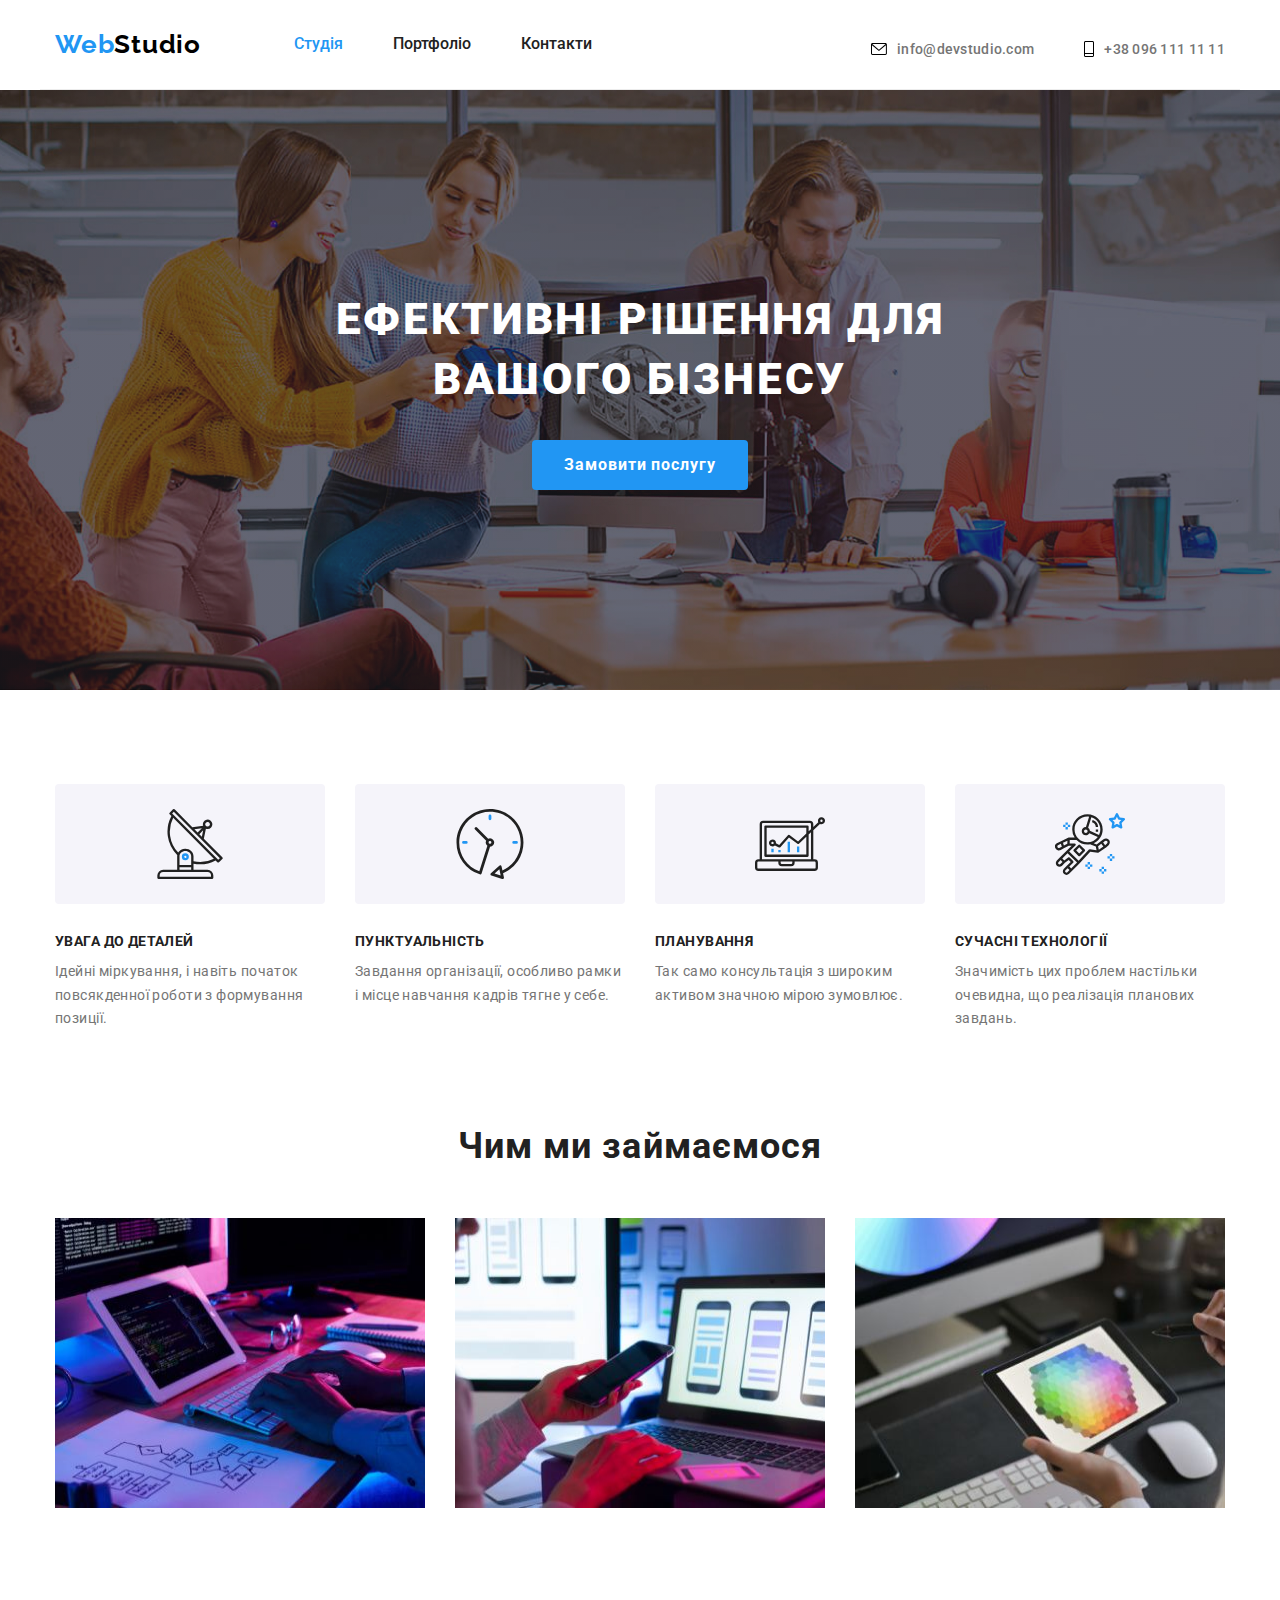
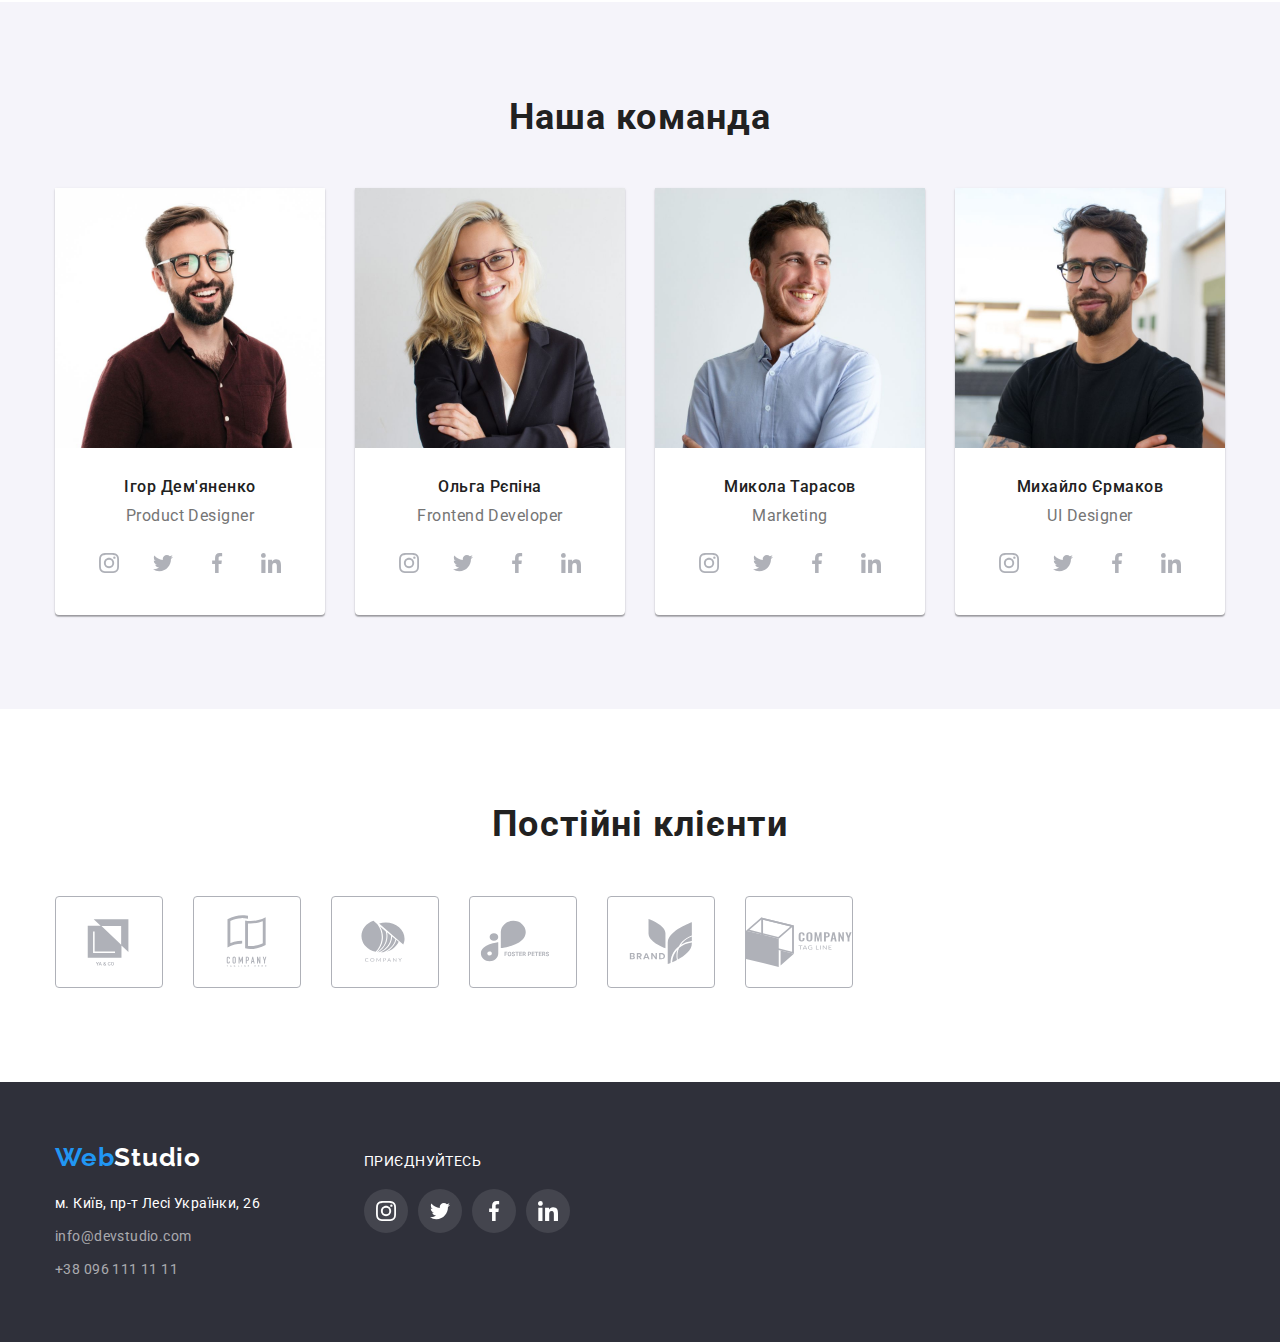
<file: index.html>
<!DOCTYPE html>
<html lang="uk">
  <head>
    <meta charset="UTF-8" />
    <meta http-equiv="X-UA-Compatible" content="IE=edge" />
    <meta name="viewport" content="width=device-width, initial-scale=1.0" />
    <meta
      name="description"
      content="Ефективні рішення для вашого бізнесу. 
    Розробка сайтів під ключ. Підтримка проєкту на всіх етапах розробки."
    />
    <title>Web Studio</title>
    <!--Fonts-->
    <link rel="preconnect" href="https://fonts.googleapis.com" />
    <link rel="preconnect" href="https://fonts.gstatic.com" crossorigin />
    <link
      href="https://fonts.googleapis.com/css2?family=Raleway:wght@700&family=Roboto:wght@400;500;700;900&display=swap"
      rel="stylesheet"
    />
    <!--Normalize-->
    <link
      rel="stylesheet"
      href="https://cdnjs.cloudflare.com/ajax/libs/modern-normalize/1.1.0/modern-normalize.css"
      integrity="sha512-Y0MM+V6ymRKN2zStTqzQ227DWhhp4Mzdo6gnlRnuaNCbc+YN/ZH0sBCLTM4M0oSy9c9VKiCvd4Jk44aCLrNS5Q=="
      crossorigin="anonymous"
      referrerpolicy="no-referrer"
    />
    <!--custom styles-->
    <link rel="stylesheet" href="./css/styles.css" />
  </head>
  <!--navigation-->
  <body class="page">
    <header class="header">
      <div class="container header-container">
        <nav class="main-nav">
          <a class="logo-link" href="./index.html"
            >Web<span class="logo-header">Studio</span></a>
          <ul class="list nav-list">
            <li class="list-item">
              <a class="link current link-header" href="./index.html">Студія</a>
            </li>
            <li class="list-item">
              <a class="link link-header" href="./portfolio.html">Портфоліо</a>
            </li>
            <li class="list-item">
              <a class="link link-header" href="">Контакти</a>
            </li>
          </ul>
        </nav>
        <ul class="list nav-list-contact">
          <li class="list-item-contact">
            <a class="link link-contact" href="mailto:info@devstudio.com">
              <svg class="icon-contact" width="16" height="12">
              <use href="./images/icons.svg#mail"></use>
            </svg>
              info@devstudio.com</a>
          </li>
          <li class="list-item-contact">
            <a class="link link-contact" href="tel:+380961111111">
              <svg class="icon-contact" width="10" height="16">
                <use href="./images/icons.svg#phone"></use>
              </svg>+38 096 111 11 11</a>
          </li>
        </ul>
      </div>
    </header>
    <main>

      <!--HERO-->
      <section class="hero">
        <h1 class="hero-title">
          Ефективні рішення для <br />
          вашого бізнесу
        </h1>
        <button class="btn-hero" type="button">Замовити послугу</button>
      </section>
      
<!--features-->
      <section class="section">
        <div class="container">
          <h2 class="visually-hidden">Особливості</h2>
          <ul class="list features">
            <li class="features-list-item">
              <div class="box-icon"><svg class="icon-features" width="70" height="70">
                <use href="./images/icons.svg#antenna1"></use>
              </svg>
            </div>
              <h3 class="subtitle">увага до деталей</h3>
              <p class="subtitle-text">
                Ідейні міркування, і навіть початок повсякденної роботи з
                формування позиції.
              </p>
            </li>
            <li class="features-list-item">
              <div class="box-icon"> <svg class="icon-features" width="70" height="70">
                <use href="./images/icons.svg#clock2"></use>
              </svg></div>
              <h3 class="subtitle">пунктуальність</h3>
              <p class="subtitle-text">
                Завдання організації, особливо рамки і місце навчання кадрів
                тягне у себе.
              </p>
            </li>
            <li class="features-list-item">
              <div class="box-icon"> 
              <svg class="icon-features" width="70" height="70">
                <use href="./images/icons.svg#diagram3"></use>
              </svg></div>
              <h3 class="subtitle">планування</h3>
              <p class="subtitle-text">
                Так само консультація з широким активом значною мірою зумовлює.
              </p>
            </li>
            <li class="features-list-item">
              <div class="box-icon"> 
              <svg class="icon-features" width="70" height="70">
                <use href="./images/icons.svg#astronaut4"></use>
              </svg></div>
              <h3 class="subtitle">сучасні технології</h3>
              <p class="subtitle-text">
                Значимість цих проблем настільки очевидна, що реалізація
                планових завдань.
              </p>
            </li>
          </ul>
        </div>
      </section>

      <section class="section section-services">
        <div class="container">
          <h2 class="title">Чим ми займаємося</h2>
          <ul class="list list-services">
            <li class="list-item">
              <img
                src="./images/what-we-do/img1.jpg"
                alt="крупним планом зображено програміста, який працює за робочим столом в офісі"
                width="370"
                height="290"
              />
            </li>
            <li class="list-item">
              <img
                src="./images/what-we-do/img2.jpg"
                alt="дизайнер працює над інтерфейсом додатка для мобільних телефонів"
                width="370"
                height="290"
              />
            </li>
            <li class="list-item">
              <img
                src="./images/what-we-do/img3.jpg"
                alt="креативний художник веб-дизайну з робочим графічним планшетом для вибору кольорів"
                width="370"
                height="290"
              />
            </li>
          </ul>
        </div>
      </section>

      <!--TEAM-->
      <section class="section team">
        <div class="container">
          <h2 class="title">Наша команда</h2>
          <ul class="list list-team">
            <li class="list-item-team">
              <img
                src="./images/our-team/ihor1.jpg"
                alt="teammate"
                width="270"
                height="260"
              />
              <div class="team-name">
                <h3 class="title-card">Ігор Дем'яненко</h3>
                <p class="text-card">Product Designer</p>
                <ul class="list list-socials-icon">
                  <li>
                <a class="link socials-link" href="https://www.instagram.com/" target="_blank"
                 rel="noopener noreferrer" aria-label="instagram">
                 <svg class="socials-icon" width="20" height="20">
                  <use href="./images/icons.svg#instagram"></use>
                </svg>
              </a></li>
                <li>
                  <a class="link socials-link" href="https://www.twitter.com/" target="_blank"
                 rel="noopener noreferrer" aria-label="twitter">
                <svg class="socials-icon" width="20" height="20">
                  <use href="./images/icons.svg#twitter"></use>
                </svg>
                  </a></li>
               <li> 
                <a class="link socials-link" href="https://www.facebook.com/" target="_blank"
                 rel="noopener noreferrer" aria-label="facebook">
                 <svg class="socials-icon" width="20" height="20">
                  <use href="./images/icons.svg#facebook"></use>
                </svg></a></li>
                <li><a class="link socials-link" href="https://www.linkedin.com/" target="_blank"
                  rel="noopener noreferrer" aria-label="linkedin">
                  <svg class="socials-icon" width="20" height="20">
                  <use href="./images/icons.svg#linkedin"></use>
                </svg></a></li>
              </ul>
              </div>
            </li>
            <li class="list-item-team">
              <img
                src="./images/our-team/olha2.jpg"
                alt="teammate"
                width="270"
                height="260"
              />
              <div class="team-name">
                <h3 class="title-card">Ольга Рєпіна</h3>
                <p class="text-card">Frontend Developer</p>
                <ul class="list list-socials-icon">
                  <li>
                <a class="link socials-link" href="https://www.instagram.com/" target="_blank"
                 rel="noopener noreferrer" aria-label="instagram">
                 <svg class="socials-icon" width="20" height="20">
                  <use href="./images/icons.svg#instagram"></use>
                </svg>
              </a></li>
                <li>
                  <a class="link socials-link" href="https://www.twitter.com/" target="_blank"
                 rel="noopener noreferrer" aria-label="twitter">
                <svg class="socials-icon" width="20" height="20">
                  <use href="./images/icons.svg#twitter"></use>
                </svg>
                  </a></li>
               <li> 
                <a class="link socials-link" href="https://www.facebook.com/" target="_blank"
                 rel="noopener noreferrer" aria-label="facebook">
                 <svg class="socials-icon" width="20" height="20">
                  <use href="./images/icons.svg#facebook"></use>
                </svg></a></li>
                <li><a class="link socials-link" href="https://www.linkedin.com/" target="_blank"
                  rel="noopener noreferrer" aria-label="linkedin">
                  <svg class="socials-icon" width="20" height="20">
                  <use href="./images/icons.svg#linkedin"></use>
                </svg></a></li>
              </ul>
              </div>
            </li>
            <li class="list-item-team">
              <img
                src="./images/our-team/mykola3.jpg"
                alt="teammate"
                width="270"
                height="260"
              />
              <div class="team-name">
                <h3 class="title-card">Микола Тарасов</h3>
                <p class="text-card">Marketing</p>
                <ul class="list list-socials-icon">
                  <li>
                <a class="link socials-link" href="https://www.instagram.com/" target="_blank"
                 rel="noopener noreferrer" aria-label="instagram">
                 <svg class="socials-icon" width="20" height="20">
                  <use href="./images/icons.svg#instagram"></use>
                </svg>
              </a></li>
                <li>
                  <a class="link socials-link" href="https://www.twitter.com/" target="_blank"
                 rel="noopener noreferrer" aria-label="twitter">
                <svg class="socials-icon" width="20" height="20">
                  <use href="./images/icons.svg#twitter"></use>
                </svg>
                  </a></li>
               <li> 
                <a class="link socials-link" href="https://www.facebook.com/" target="_blank"
                 rel="noopener noreferrer" aria-label="facebook">
                 <svg class="socials-icon" width="20" height="20">
                  <use href="./images/icons.svg#facebook"></use>
                </svg></a></li>
                <li><a class="link socials-link" href="https://www.linkedin.com/" target="_blank"
                  rel="noopener noreferrer" aria-label="linkedin">
                  <svg class="socials-icon" width="20" height="20">
                  <use href="./images/icons.svg#linkedin"></use>
                </svg></a></li>
              </ul>
              </div>
            </li>
            <li class="list-item-team">
              <img
                src="./images/our-team/mykhailo4.jpg"
                alt="teammate"
                width="270"
                height="260"
              />
              <div class="team-name">
                <h3 class="title-card">Михайло Єрмаков</h3>
                <p class="text-card">UI Designer</p>
                <ul class="list list-socials-icon">
                  <li>
                <a class="link socials-link" href="https://www.instagram.com/" target="_blank"
                 rel="noopener noreferrer" aria-label="instagram">
                 <svg class="socials-icon" width="20" height="20">
                  <use href="./images/icons.svg#instagram"></use>
                </svg>
              </a></li>
                <li>
                  <a class="link socials-link" href="https://www.twitter.com/" target="_blank"
                 rel="noopener noreferrer" aria-label="twitter">
                <svg class="socials-icon" width="20" height="20">
                  <use href="./images/icons.svg#twitter"></use>
                </svg>
                  </a></li>
               <li> 
                <a class="link socials-link" href="https://www.facebook.com/" target="_blank"
                 rel="noopener noreferrer" aria-label="facebook">
                 <svg class="socials-icon" width="20" height="20">
                  <use href="./images/icons.svg#facebook"></use>
                </svg></a></li>
                <li><a class="link socials-link" href="https://www.linkedin.com/" target="_blank"
                  rel="noopener noreferrer" aria-label="linkedin">
                  <svg class="socials-icon" width="20" height="20">
                  <use href="./images/icons.svg#linkedin"></use>
                </svg></a></li>
              </ul>
              </div>
            </li>
          </ul>
        </div>
      </section>

      <!-- CLIENTS -->
      <section class="section clients">
        <div class="container">
        <h2 class="title">Постійні клієнти</h2>
        <ul class="list list-clients">
          <li class="clients-item">
           <a class="link clients-link" href="" target="_blank"
                 rel="noopener noreferrer" aria-label="Компанія1">
                 <svg class="client-icon" width="106" height="60">
                  <use href="./images/icons.svg#logo"></use>
                </svg>
              </a>
          </li>
          <li class="clients-item">
            <a class="link clients-link" href="" target="_blank"
                 rel="noopener noreferrer" aria-label="Компанія2">
                 <svg class="client-icon" width="106" height="60">
                  <use href="./images/icons.svg#logo1"></use>
                </svg>
              </a>
          </li>
          <li class="clients-item">
            <a class="link clients-link" href="" target="_blank"
                 rel="noopener noreferrer" aria-label="Компанія3">
                 <svg class="client-icon" width="106" height="60">
                  <use href="./images/icons.svg#logo2"></use>
                </svg>
              </a>
          </li>
          <li class="clients-item">
            <a class="link clients-link" href="" target="_blank"
                 rel="noopener noreferrer" aria-label="Компанія4">
                 <svg class="client-icon" width="106" height="60">
                  <use href="./images/icons.svg#logo3"></use>
                </svg>
              </a>
          </li>
          <li class="clients-item">
            <a class="link clients-link" href="" target="_blank"
                 rel="noopener noreferrer" aria-label="Компанія5">
                 <svg class="client-icon" width="106" height="60">
                  <use href="./images/icons.svg#logo4"></use>
                </svg>
              </a>
          </li>
          <li class="clients-item">
            <a class="link clients-link" href="" target="_blank"
                 rel="noopener noreferrer" aria-label="Компанія6">
                 <svg class="client-icon" width="106" height="60">
                  <use href="./images/icons.svg#logo5"></use>
                </svg>
              </a>
          </li>
        </ul>
      </div>
      </section>
    </main>

    <!-- FOOTER -->
    <footer class="footer">
      <div class="container box-footer">
        <div class="box-footer-contact">
          <a class="logo-link" href="./index.html"
          >Web<span class="logo-footer">Studio</span></a
        >
        <address>
          <ul class="list list-address">
            <li class="list-item list-item-address">
              <a
                class="link fact-address"
                href="https://goo.gl/maps/CPtrU1FHBa2aNyZL9"
                target="blank"
                rel="noopener noreferrer"
              >
                м. Київ, пр-т Лесі Українки, 26</a
              >
            </li>
            <li class="list-item-contact">
              <a class="link contacts" href="mailto:info@devstudio.com"
                >info@devstudio.com</a
              >
            </li>
            <li class="list-item-contact">
              <a class="link contacts" href="tel:+380961111111"
                >+38 096 111 11 11</a
              >
            </li>
          </ul>
        </address>
      </div>
        <div class="box-footer-icon"><p class="subtitle subtitle-footer">
          приєднуйтесь</p>
        <ul class="list list-socials-icon">
          <li>
        <a class="link socials-link-footer" href="https://www.instagram.com/" target="_blank"
         rel="noopener noreferrer" aria-label="instagram">
         <svg class="socials-icon" width="20" height="20">
          <use href="./images/icons.svg#instagram"></use>
        </svg>
      </a></li>
        <li>
          <a class="link socials-link-footer" href="https://www.twitter.com/" target="_blank"
         rel="noopener noreferrer" aria-label="twitter">
        <svg class="socials-icon" width="20" height="20">
          <use href="./images/icons.svg#twitter"></use>
        </svg>
          </a></li>
       <li> 
        <a class="link socials-link-footer" target="_blank"
         rel="noopener noreferrer" aria-label="facebook">
         <svg class="socials-icon" width="20" height="20">
          <use href="./images/icons.svg#facebook"></use>
        </svg></a></li>
        <li><a class="link socials-link-footer" href="https://www.linkedin.com/" target="_blank"
          rel="noopener noreferrer" aria-label="linkedin">
          <svg class="socials-icon" width="20" height="20">
          <use href="./images/icons.svg#linkedin"></use>
        </svg></a></li>
      </div>
      </div>
    </footer>
  </body>
</html>
</file>
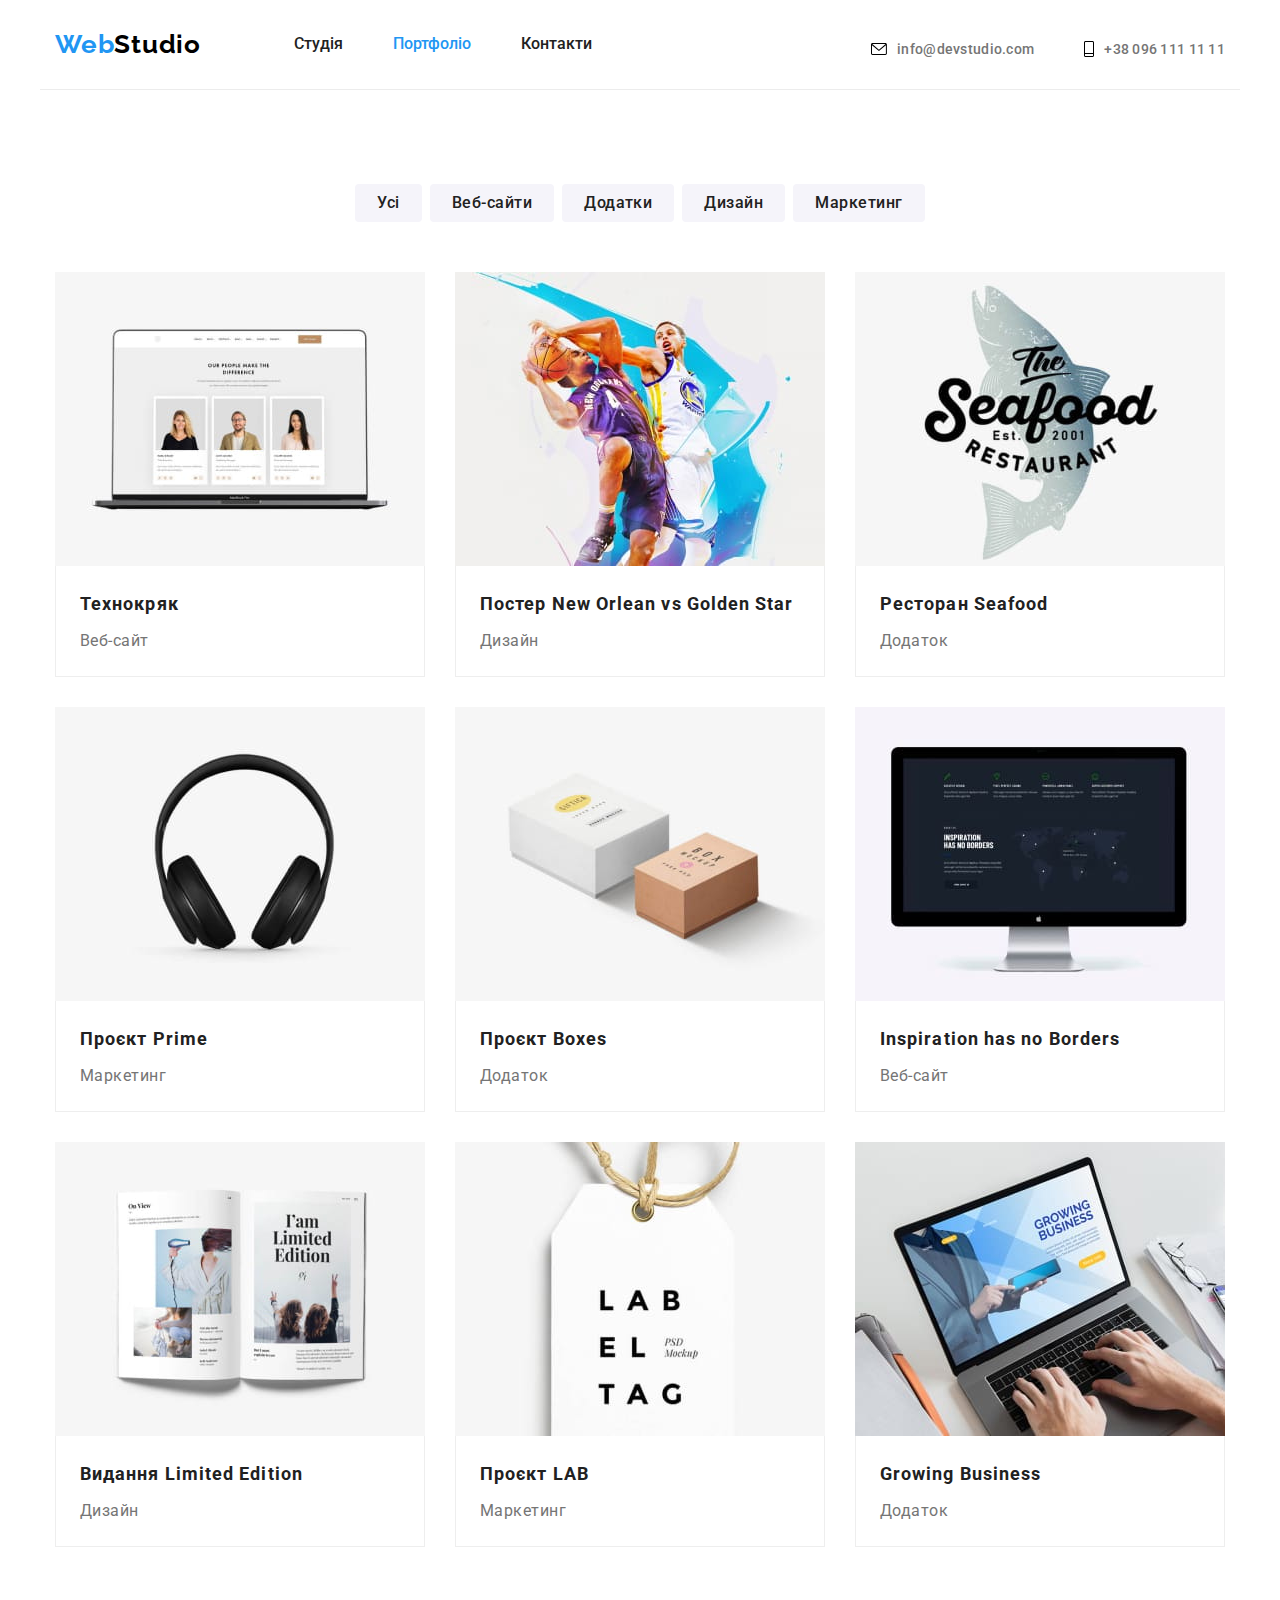
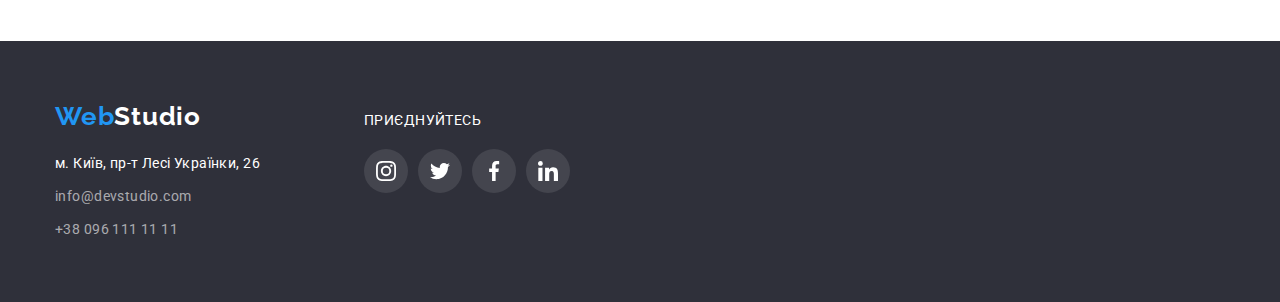
<file: portfolio.html>
<!DOCTYPE html>
<html lang="uk">
  <head>
    <meta charset="UTF-8" />
    <meta http-equiv="X-UA-Compatible" content="IE=edge" />
    <meta name="viewport" content="width=device-width, initial-scale=1.0" />
    <meta
      name="description"
      content="Ефективні рішення для вашого бізнесу. 
    Розробка сайтів під ключ. Підтримка проєкту на всіх етапах розробки."
    />
    <title>Web Studio</title>
    <!--Fonts-->
    <link rel="preconnect" href="https://fonts.googleapis.com" />
    <link rel="preconnect" href="https://fonts.gstatic.com" crossorigin />
    <link
      href="https://fonts.googleapis.com/css2?family=Raleway:wght@700&family=Roboto:wght@400;500;700;900&display=swap"
      rel="stylesheet"
    />
    <!--Normalize-->
    <link
      rel="stylesheet"
      href="https://cdnjs.cloudflare.com/ajax/libs/modern-normalize/1.1.0/modern-normalize.css"
      integrity="sha512-Y0MM+V6ymRKN2zStTqzQ227DWhhp4Mzdo6gnlRnuaNCbc+YN/ZH0sBCLTM4M0oSy9c9VKiCvd4Jk44aCLrNS5Q=="
      crossorigin="anonymous"
      referrerpolicy="no-referrer"
    />
    <!--custom styles-->
    <link rel="stylesheet" href="./css/styles.css" />
  </head>
  <!--navigation-->
  <body class="page">
    <header class="header">
      <div class="container header-container">
        <nav class="main-nav">
          <a class="logo-link" href="./index.html"
            >Web<span class="logo-header">Studio</span></a>
          <ul class="list nav-list">
            <li class="list-item">
              <a class="link link-header" href="./index.html">Студія</a>
            </li>
            <li class="list-item">
              <a class="link current link-header" href="./portfolio.html">Портфоліо</a>
            </li>
            <li class="list-item">
              <a class="link link-header" href="">Контакти</a>
            </li>
          </ul>
        </nav>
        <ul class="list nav-list-contact">
          <li class="list-item-contact">
            <a class="link link-contact" href="mailto:info@devstudio.com">
              <svg class="icon-contact" width="16" height="12">
              <use href="./images/icons.svg#mail"></use>
            </svg>
              info@devstudio.com</a>
          </li>
          <li class="list-item-contact">
            <a class="link link-contact" href="tel:+380961111111">
              <svg class="icon-contact" width="10" height="16">
                <use href="./images/icons.svg#phone"></use>
              </svg>+38 096 111 11 11</a>
          </li>
        </ul>
      </div>
    </header>
    <main>
      <!--майбутній фільтр-->
      <section class="section section-portfolio">
        <div class="container">
        <!--прихований заголовок-->
        <h1 class="visually-hidden">Наші роботи</h1>
        
          <ul class="list list-portfolio-btn">
          <li class="list-item-portfolio-btn">
            <button type="button" class="button portfolio-btn">Усі</button>
          </li>
          <li class="list-item-portfolio-btn">
            <button type="button" class="button portfolio-btn">Веб-сайти</button>
          </li>
          <li class="list-item-portfolio-btn">
            <button type="button" class="button portfolio-btn">Додатки</button>
          </li>
          <li class="list-item-portfolio-btn">
            <button type="button" class="button portfolio-btn">Дизайн</button>
          </li>
          <li class="list-item-portfolio-btn">
            <button type="button" class="button portfolio-btn">Маркетинг</button>
          </li>
        </ul>
      
          <ul class="list card-set">
          <li class="list-item-set">
            <a href="" class="link list-link">
              <img
                src="./images/portfolio/img1.jpg"
                alt="на ноутбуці відкрито сайт 
                з зображенням працівників"
                width="370"
                height="294"
              />
              <div class="for-border">
                <h2 class="title-works">Технокряк</h2>
              <p class="text-works">Веб-сайт</p></div>
            </a>
          </li>
          <li class="list-item-set">
            <a href="" class="link list-link">
              <img
                src="./images/portfolio/img2.jpg"
                alt="двоє баскетболістів"
                width="370"
                height="294"
              />
              <div class="for-border">
              <h2 class="title-works">Постер New Orlean vs Golden Star</h2>
              <p class="text-works">Дизайн</p></div>
            </a>
          </li>
          <li class="list-item-set">
            <a href="" class="link list-link">
              <img
                src="./images/portfolio/img3.jpg"
                alt="логотип ресторана 
                    назва на фоні риби"
                width="370"
                height="294"
              />
              <div class="for-border">
              <h2 class="title-works">Ресторан Seafood</h2>
              <p class="text-works">Додаток</p></div>
            </a>
          </li>
          <li class="list-item-set">
            <a href="" class="link list-link">
              <img
                src="./images/portfolio/img4.jpg"
                alt="чорні навушники"
                width="370"
                height="294"
              />
              <div class="for-border">
              <h2 class="title-works">Проєкт Prime</h2>
              <p class="text-works">Маркетинг</p></div>
            </a>
          </li>
          <li class="list-item-set">
            <a href="" class="link list-link">
              <img
                src="./images/portfolio/img5.jpg"
                alt="дві коробки"
                width="370"
                height="294"
              />
              <div class="for-border">
              <h2 class="title-works">Проєкт Boxes</h2>
              <p class="text-works">Додаток</p></div>
            </a>
          </li>
          <li class="list-item-set">
            <a href="" class="link list-link">
              <img
                src="./images/portfolio/img6.jpg"
                alt="монітор"
                width="370"
                height="294"
              />
              <div class="for-border">
              <h2 class="title-works">Inspiration has no Borders</h2>
              <p class="text-works">Веб-сайт</p></div>
            </a>
          </li>
          <li class="list-item-set">
            <a href="" class="link list-link">
              <img
                src="./images/portfolio/img7.jpg"
                alt="розгорнутий журнал"
                width="370"
                height="294"
              />
              <div class="for-border">
              <h2 class="title-works">Видання Limited Edition</h2>
              <p class="text-works">Дизайн</p></div>
            </a>
          </li>
          <li class="list-item-set">
            <a href="" class="link list-link">
              <img
                src="./images/portfolio/img8.jpg"
                alt="біла бірка з написом"
                width="370"
                height="294"
              />
              <div class="for-border">
              <h2 class="title-works">Проєкт LAB</h2>
              <p class="text-works">Маркетинг</p></div>
            </a>
          </li>
          <li class="list-item-set">
            <a href="" class="link list-link">
              <img
                src="./images/portfolio/img9.jpg"
                alt="руки людини на чорній клавіатурі
                     сірого ноутбука"
                width="370"
                height="294"
              />
              <div class="for-border">
              <h2 class="title-works">Growing Business</h2>
              <p class="text-works">Додаток</p></div>
            </a>
          </li>
        </ul>
      </div>
      </section>
    </main>
    <footer class="footer">
      <div class="container box-footer">
        <div class="box-footer-contact">
          <a class="logo-link" href="./index.html"
          >Web<span class="logo-footer">Studio</span></a
        >
        <address>
          <ul class="list list-address">
            <li class="list-item list-item-address">
              <a
                class="link fact-address"
                href="https://goo.gl/maps/CPtrU1FHBa2aNyZL9"
                target="blank"
                rel="noopener noreferrer"
              >
                м. Київ, пр-т Лесі Українки, 26</a
              >
            </li>
            <li class="list-item-contact">
              <a class="link contacts" href="mailto:info@devstudio.com"
                >info@devstudio.com</a
              >
            </li>
            <li class="list-item-contact">
              <a class="link contacts" href="tel:+380961111111"
                >+38 096 111 11 11</a
              >
            </li>
          </ul>
        </address>
      </div>
        <div class="box-footer-icon"><p class="subtitle subtitle-footer">приєднуйтесь</p>
        <ul class="list list-socials-icon">
          <li>
        <a class="link socials-link-footer" href="https://www.instagram.com/" target="_blank"
         rel="noopener noreferrer" aria-label="instagram">
         <svg class="socials-icon" width="20" height="20">
          <use href="./images/icons.svg#instagram"></use>
        </svg>
      </a></li>
        <li>
          <a class="link socials-link-footer" href="https://www.twitter.com/" target="_blank"
         rel="noopener noreferrer" aria-label="twitter">
        <svg class="socials-icon" width="20" height="20">
          <use href="./images/icons.svg#twitter"></use>
        </svg>
          </a></li>
       <li> 
        <a class="link socials-link-footer" target="_blank"
         rel="noopener noreferrer" aria-label="facebook">
         <svg class="socials-icon" width="20" height="20">
          <use href="./images/icons.svg#facebook"></use>
        </svg></a></li>
        <li><a class="link socials-link-footer" href="https://www.linkedin.com/" target="_blank"
          rel="noopener noreferrer" aria-label="linkedin">
          <svg class="socials-icon" width="20" height="20">
          <use href="./images/icons.svg#linkedin"></use>
        </svg></a></li>
      </div>
      </div>
    </footer>
  </body>
</html>
</file>
<file: css/styles.css>
:root {
  /*fonts*/
  --main-font: "Roboto", sans-serif;
  --second-font: "Raleway", sans-serif;

  /* Text colors */
  --main-text-cl: #212121;
  --second-text-cl: #2196f3;
  --third-text-cl: #757575;
  --fourth-text-cl: #ffffff;

  /* backgrounds*/
  --accent-bg-cl: #ffffff;
  --second-bg-cl: #2f303a;
  --third-bg-cl: #2196f3;
}

.page {
  font-family: var(--main-font);
  color: var(--main-text-cl);
  background-color: var(--accent-bg-cl);
}

/* reset*/
h1,
h2,
h3,
h4,
h5,
h6,
p,
ul {
  margin: 0;
  padding: 0;
}

.container {
  width: 1200px;
  margin: 0 auto;
  padding-left: 15px;
  padding-right: 15px;
}

img {
  display: block;
  max-width: 100%;
}
/* navigation */

.header-container {
  border-bottom: 1px solid #ececec;
  display: flex;
}

.main-nav {
  display: flex;
  align-items: center;

}
.logo-link {
  align-items: center;
  margin-right: 93px;
  text-decoration-line: none;
  font-family: var(--second-font);
  font-style: normal;
  font-weight: 700;
  font-size: 26px;
  line-height: 1.19;
  letter-spacing: 0.03em;
  color: #2196f3;
}

.logo-header {
  color: #000000;
}

.nav-list {
  display: flex;
  gap: 50px;
  align-items: center;
}
.link-header {
  padding-top: 32px;
  padding-bottom: 32px;
  display: inline-block;
}
.nav-list-contact {
  display: inline-flex;
  gap: 50px;
  align-items: center;
  margin-left: auto;
}

.list {
  list-style: none;
  font-weight: 500;
}
.link {
  text-decoration: none;
  color: currentColor;
  font-style: normal;
}
.link-contact{
  display: flex;
  align-items: center;
  gap: 10px;
  padding: 32px 0;
}



.link-contact:hover .icon-contact{
  fill: var(--second-text-cl);
}

.link-contact:focus .icon-contact{
  fill: var(--second-text-cl);
}

.link:hover,
.link:focus {
  color: var(--second-text-cl);
}

.list-item-contact {
  color: var(--third-text-cl);
  font-size: 14px;
  letter-spacing: 0.02em;
}

.current {
  color: var(--second-text-cl);
}

/* HERO */

.hero {
  max-width: 1600px;
  margin-left: auto;
  margin-right: auto;
  background-color: var(--second-bg-cl);
  background-image: 
  linear-gradient(to right, 
rgba(47, 48, 58, 0.4), rgba(47, 48, 58, 0.4)),
  url(../images/background-image/img-hero.jpg);
  background-repeat: no-repeat;
  padding-top: 200px;
  padding-bottom: 200px;
  background-position: center;
  background-size: cover;

}

.hero-title {
  color: var(--fourth-text-cl);
  font-family: var(--main-font);
  font-style: normal;
  font-weight: 900;
  font-size: 44px;
  line-height: 1.36;
  text-align: center;
  letter-spacing: 0.06em;
  text-transform: uppercase;
  margin-bottom: 30px;
}

.btn-hero {
  display: block;
  margin: 0 auto;
  font-size: 16px;
  line-height: 1.87;
  align-items: center;
  letter-spacing: 0.06em;
  cursor: pointer;
  color: var(--fourth-text-cl);
  background: var(--third-bg-cl);
  font-family: var(--main-font);
  font-weight: 700;
  padding: 10px 32px;
  border-radius: 4px;
  border: none;
}
/* Особливості */
/*прихований заголовок*/
.visually-hidden {
  position: absolute;
  white-space: nowrap;
  width: 1px;
  height: 1px;
  overflow: hidden;
  border: 0;
  padding: 0;
  clip: rect(0 0 0 0);
  clip-path: inset(50%);
  margin: -1px;
}

.features {
  display: flex;
  gap: 30px;
}
.container {
  justify-content: space-evenly;
}
.box-icon{
  display: flex;
  align-items: center;
  justify-content: center;
width: 270px;
height: 120px;
background-color:#F5F4FA;
border-radius: 4px;
margin-bottom: 30px;
}


.features-list-item {
  flex-basis: calc((100%-90px)/4);
}

.title {
  text-align: center;
  margin-bottom: 50px;
  font-weight: 700;
  font-size: 36px;
  line-height: 1.17;
  letter-spacing: 0.03em;
}

.list-services {
  display: flex;
  gap: 30px;
  margin-top: 50px;
}

.subtitle {
  font-family: var(--main-font);
  font-size: 14px;
  line-height: 1.14;
  letter-spacing: 0.03em;
  text-transform: uppercase;
}
.subtitle-text {
  color: var(--third-text-cl);
  font-size: 14px;
  line-height: 1.71;
  letter-spacing: 0.03em;
  margin-top: 10px;
  font-weight: 400;
}
.team {
  background: #f5f4fa;
}
.list-team {
  display: flex;
  gap: 30px;
  
}
.list-item-team {
  background-color: var(--accent-bg-cl);
  box-shadow: 0px 1px 3px rgba(0, 0, 0, 0.12), 
  0px 1px 1px rgba(0, 0, 0, 0.14),
  0px 2px 1px rgba(0, 0, 0, 0.2);
border-radius: 0px 0px 4px 4px;
}

.title-card {
  font-weight: 500;
  font-size: 16px;
  line-height: 1.18;
  letter-spacing: 0.03em;
  display: flex;
  justify-content: center;
}
.text-card {
  display: flex;
  justify-content: center;
  font-weight: 400;
  font-size: 16px;
  line-height: 1.18;
  letter-spacing: 0.03em;
  color: var(--third-text-cl);
  margin-top: 10px;
 margin-bottom: 16px;
}

.team-name {
  padding-top: 30px;
  padding-bottom: 30px;
}

.team-position {
  padding-top: 10px;
  padding-bottom: 30px;
}
.list-socials-icon{
display: flex;
gap: 10px;
justify-content: center;
}

.socials-link{
  display: flex;
  align-items: center;
  justify-content: center;
width: 44px;
height: 44px;
color: #AFB1B8;
background-color: var(--accent-bg-cl);
border-radius: 50%;
}

.socials-link:hover,
.socials-link:focus{
  color: var(--fourth-text-cl);
  background-color: var(--third-bg-cl);

}

.socials-icon{
fill: currentColor;
}

/*CLIENTS*/
.list-clients{
  display: flex;
  gap: 30px;
}

.clients-item{
  flex-basis: calc((100%-5*30px)/6);
  height: 92px;
}

.clients-link{
  display: flex;
  align-items: center;
  justify-content: center;
  fill: #AFB1B8;
width: 100%;
height: 100%;
border: 1px solid #AFB1B8;
border-radius: 4px;
}

.clients-icon{
  fill: #AFB1B8;
  
}
.clients-link:hover,
.clients-link:focus{
  fill: var(--third-bg-cl);
  border-color: var(--third-bg-cl);
}

/* FOOTER*/
address {
  margin-top: 20px;
}

.logo-footer {
  color: var(--fourth-text-cl);
}
.footer {
  background-color: var(--second-bg-cl);
  padding-top: 60px;
  padding-bottom: 60px;
}
.fact-address {
  text-decoration-line: none;
  font-style: normal;
  font-weight: 400;
  font-size: 14px;
  line-height: 1.71;
  letter-spacing: 0.03em;
  color: var(--fourth-text-cl);
}

.address {
  font-style: normal;
  text-decoration: none;
  text-decoration-line: none;
}
.list-address {
  display: flex;
  flex-direction: column;
  align-items: flex-start;
}

.list-item-contact {
  margin-top: 9px;
}

.address:hover,
.address:focus {
  color: var(--second-text-cl);
}
.footer.address:hover {
  color: var(--second-text-cl);
}
.contacts {
  font-weight: 400;
  font-size: 14px;
  line-height: 1.71;
  letter-spacing: 0.03em;
  color: rgba(255, 255, 255, 0.6);
}
.subtitle-footer{
color: #FFFFFF;
margin-bottom: 20px;
}
.box-footer{
  display: flex;
  align-items: baseline;
  justify-content: flex-start;
}
.box-footer-icon{
  margin-left: 70px;
}

.socials-link-footer{
  display: flex;
  align-items: center;
  justify-content: center;
width: 44px;
height: 44px;
background: rgba(255, 255, 255, 0.1);
color: var(--accent-bg-cl);
border-radius: 50%;}

.socials-link-footer:hover,
.socials-link-footer:focus{
  background-color: var(--third-bg-cl);
  color: var(--accent-bg-cl);
}

.button:hover,
.button:focus {
  color: var(--fourth-text-cl);
  background-color: var(--third-bg-cl);
  box-shadow: 0px 3px 1px rgba(0, 0, 0, 0.1), 0px 1px 2px rgba(0, 0, 0, 0.08), 0px 2px 2px rgba(0, 0, 0, 0.12);
border-radius: 4px;
}
.button {
  font-family: inherit;
  cursor: pointer;
  background: #f5f4fa;
  color: var(--main-text-cl);
  font-weight: 500;
  font-size: 16px;
  line-height: 1.62;
  text-align: center;
  letter-spacing: 0.03em;
}
.title-works {
  font-weight: 700;
  font-size: 18px;
  line-height: 2;
  letter-spacing: 0.06em;
  margin-bottom: 4px;
}
.text-works {
  font-size: 16px;
  font-weight: 400;
  line-height: 1.87;
  letter-spacing: 0.03em;
  color: var(--third-text-cl);
}

.section {
  padding-top: 94px;
  padding-bottom: 94px;
}
.section-services {
  padding-top: 0;
}

/* Portfolio*/

.card-set {
  display: flex;
  flex-wrap: wrap;
  gap: 30px;
}

.item-set {
  flex-basis: calc((100%-60px) / 3);
}
.list-portfolio-btn {
  display: flex;
  justify-content: center;
  margin-bottom: 50px;
  gap: 8px;
}


.list-item-portfolio-btn {
  display: flex;
}

.portfolio-btn {
  padding: 6px 22px;
  display: block;
  font-family: var(--main-font);
  font-weight: 500;
  font-size: 16px;
  line-height: 26px;
  letter-spacing: 0.03em;
  border-radius: 4px;
  color: var(--main-text-cl);
  background: #f5f4fa;
  border: none;
}
.portfolio-btn:hover,
.portfolio-btn:focus {  
box-shadow: 0px 3px 1px rgba(0, 0, 0, 0.1), 0px 1px 2px rgba(0, 0, 0, 0.08), 0px 2px 2px rgba(0, 0, 0, 0.12);
border-radius: 4px;
}

.for-border {
  border-left: 1px solid #eeeeee;
  border-right: 1px solid #eeeeee;
  border-bottom: 1px solid #eeeeee;
  padding-left: 24px;
  padding-top: 20px;
  padding-bottom: 20px;
}

.list-link{
  display: block;
}

.list-link:hover,
.list-link:focus{
  box-shadow: 0px 1px 1px rgba(0, 0, 0, 0.12), 0px 4px 4px rgba(0, 0, 0, 0.06), 
  1px 4px 6px rgba(0, 0, 0, 0.16);
  color: inherit;
}
</file>
